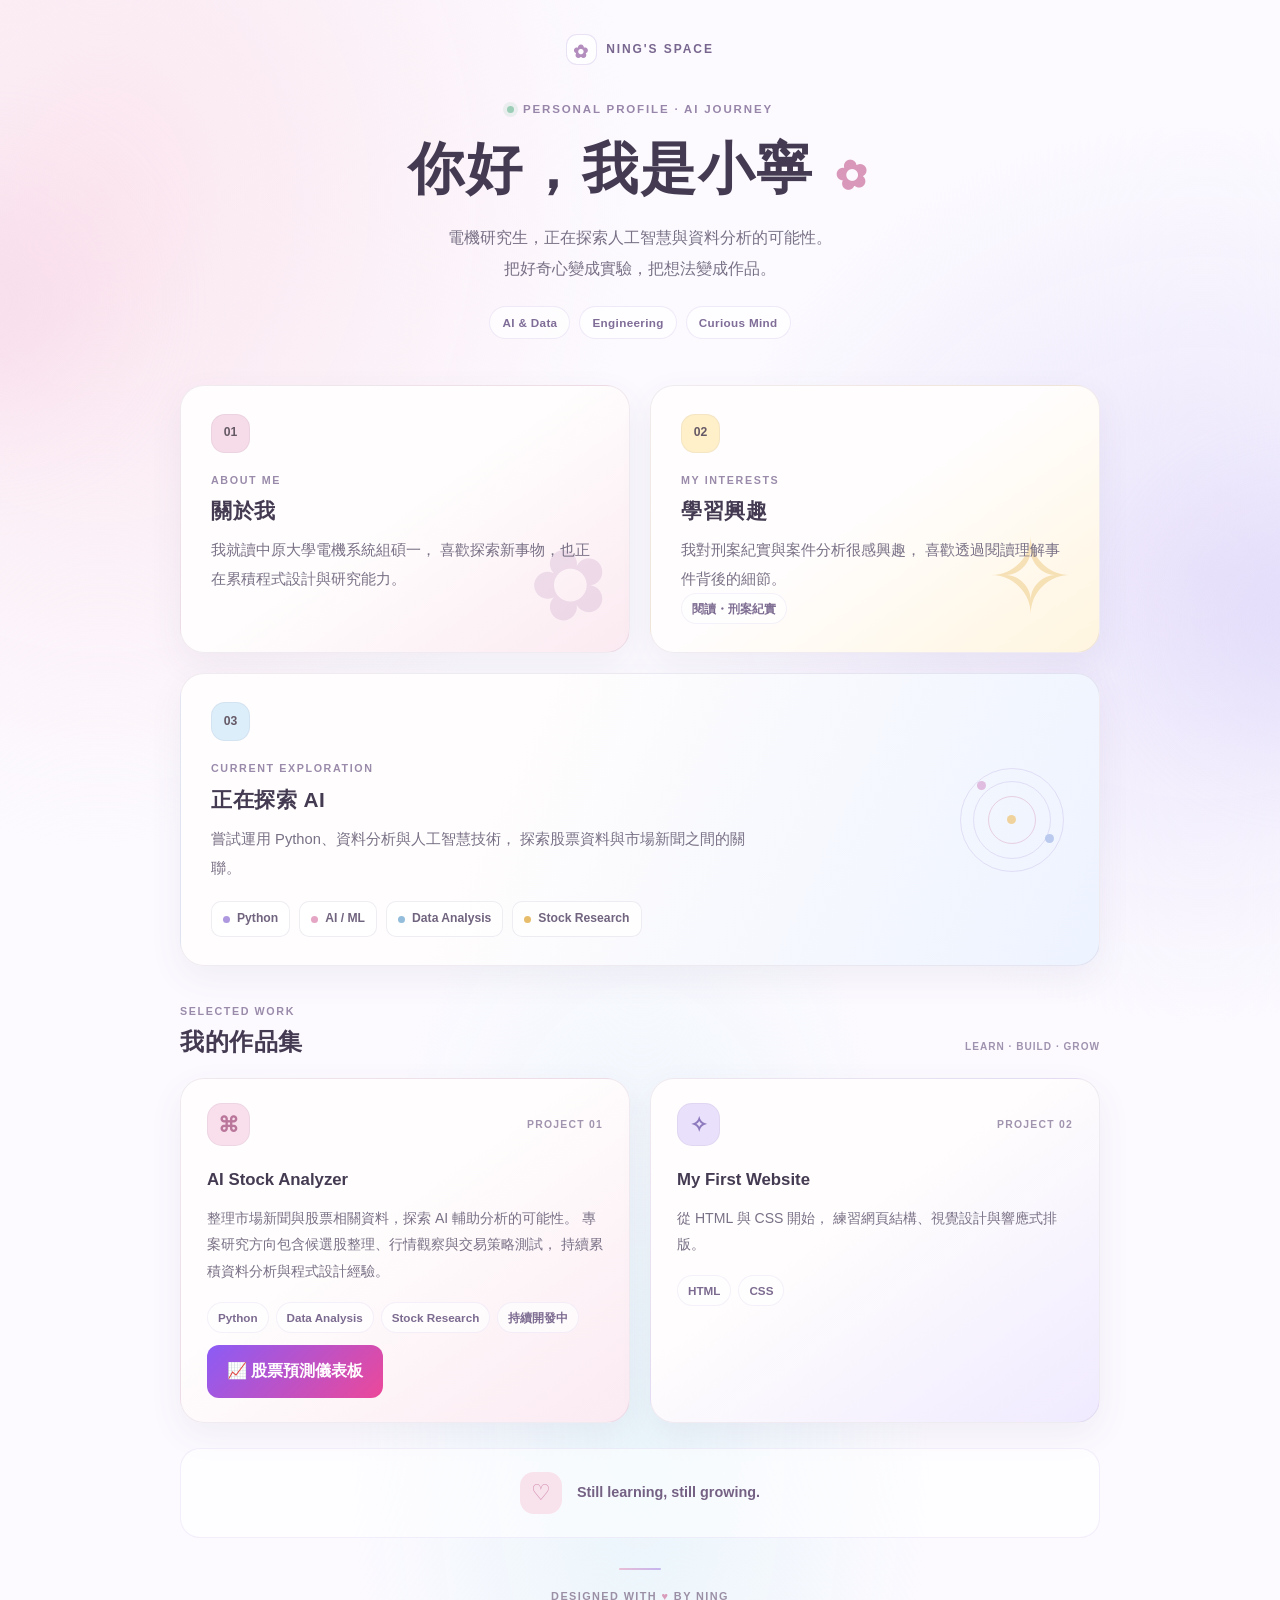
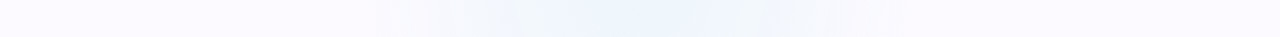
<file: index.html>
<!doctype html>
<html lang="zh-Hant">
<head>
  <meta charset="utf-8">
  <meta name="viewport" content="width=device-width, initial-scale=1">
  <meta name="description" content="小寧的個人介紹、AI 學習歷程與專案作品集。">
  <meta name="theme-color" content="#fcf9ff">
  <title>小寧｜AI 學習與個人作品集</title>
  <link rel="stylesheet" href="./style.css">
</head>

<body>
  <div class="ambient ambient-one" aria-hidden="true"></div>
  <div class="ambient ambient-two" aria-hidden="true"></div>

  <header class="site-header reveal">
    <a class="brand" href="#" aria-label="小寧的個人首頁">
      <span class="brand-icon">✿</span>
      <span>NING'S SPACE</span>
    </a>

    <p class="eyebrow">
      <span class="status-dot"></span>
      PERSONAL PROFILE · AI JOURNEY
    </p>

    <h1>
      你好，我是小寧
      <span class="wave" aria-hidden="true">✿</span>
    </h1>

    <p class="intro">
      電機研究生，正在探索人工智慧與資料分析的可能性。
      <br class="desktop-break">
      把好奇心變成實驗，把想法變成作品。
    </p>

    <div class="hero-tags" aria-label="我的學習方向">
      <span class="hero-tag">AI & Data</span>
      <span class="hero-tag">Engineering</span>
      <span class="hero-tag">Curious Mind</span>
    </div>
  </header>

  <main class="profile">
    <section class="card about reveal" aria-labelledby="about-title">
      <span class="card-mark mark-pink">01</span>
      <p class="card-kicker">ABOUT ME</p>
      <h2 id="about-title">關於我</h2>
      <p>
        我就讀中原大學電機系統組碩一，
        喜歡探索新事物，也正在累積程式設計與研究能力。
      </p>
      <div class="card-decoration decoration-flower" aria-hidden="true">✿</div>
    </section>

    <section class="card interests reveal" aria-labelledby="interests-title">
      <span class="card-mark mark-yellow">02</span>
      <p class="card-kicker">MY INTERESTS</p>
      <h2 id="interests-title">學習興趣</h2>
      <p>
        我對刑案紀實與案件分析很感興趣，
        喜歡透過閱讀理解事件背後的細節。
      </p>
      <span class="tag">閱讀・刑案紀實</span>
      <div class="card-decoration decoration-star" aria-hidden="true">✧</div>
    </section>

    <section class="card skills reveal" aria-labelledby="skills-title">
      <span class="card-mark mark-blue">03</span>
      <p class="card-kicker">CURRENT EXPLORATION</p>
      <h2 id="skills-title">正在探索 AI</h2>
      <p>
        嘗試運用 Python、資料分析與人工智慧技術，
        探索股票資料與市場新聞之間的關聯。
      </p>

      <div class="tech-stack" aria-label="目前的學習方向">
        <span class="tech-chip"><span class="chip-dot dot-purple"></span>Python</span>
        <span class="tech-chip"><span class="chip-dot dot-pink"></span>AI / ML</span>
        <span class="tech-chip"><span class="chip-dot dot-blue"></span>Data Analysis</span>
        <span class="tech-chip"><span class="chip-dot dot-yellow"></span>Stock Research</span>
      </div>

      <div class="card-decoration decoration-orbit" aria-hidden="true">
        <span></span><span></span><span></span>
      </div>
    </section>

    <section class="projects reveal" aria-labelledby="projects-title">
      <div class="section-heading">
        <div>
          <p class="card-kicker">SELECTED WORK</p>
          <h2 id="projects-title">我的作品集</h2>
        </div>
        <span class="section-note">LEARN · BUILD · GROW</span>
      </div>

      <div class="project-list">
        <article class="project-card project-pink">
          <div class="project-topline">
            <span class="project-icon icon-pink" aria-hidden="true">⌘</span>
            <span class="project-number">PROJECT 01</span>
          </div>
          <h3>AI Stock Analyzer</h3>
          <p>
            整理市場新聞與股票相關資料，探索 AI 輔助分析的可能性。
            專案研究方向包含候選股整理、行情觀察與交易策略測試，
            持續累積資料分析與程式設計經驗。
          </p>
          <div class="project-footer">
            <span class="tag">Python</span>
            <span class="tag">Data Analysis</span>
            <span class="tag">Stock Research</span>
            <span class="tag">持續開發中</span>
          </div>
          <a href="./stock-analyzer/" class="stock-button">
            📈 股票預測儀表板
          </a>
        </article>

        <article class="project-card project-lavender">
          <div class="project-topline">
            <span class="project-icon icon-purple" aria-hidden="true">✧</span>
            <span class="project-number">PROJECT 02</span>
          </div>
          <h3>My First Website</h3>
          <p>
            從 HTML 與 CSS 開始，
            練習網頁結構、視覺設計與響應式排版。
          </p>
          <div class="project-footer">
            <span class="tag">HTML</span>
            <span class="tag">CSS</span>
          </div>
        </article>
      </div>
    </section>

    <section class="learning-note reveal" aria-label="學習理念">
      <span class="note-icon" aria-hidden="true">♡</span>
      <p>
        <strong>Still learning, still growing.</strong>
      </p>
    </section>
  </main>

  <footer class="site-footer">
    <div class="footer-line"></div>
    <p>DESIGNED WITH <span aria-hidden="true">♥</span> BY NING</p>
  </footer>
</body>
</html>
</file>
<file: style.css>
:root {
  color-scheme: light;

  --ink: #443b52;
  --muted: #797186;
  --pink: #f6dce8;
  --lavender: #e9e0fb;
  --yellow: #fff0c9;
  --blue: #dceefa;
  --paper: #fffdfd;
  --accent: #a58bd4;
  --border: rgb(105 85 130 / 10%);
  --shadow: 0 12px 34px rgb(85 66 108 / 7%);
  --shadow-hover: 0 22px 48px rgb(100 76 132 / 14%);
}

* {
  box-sizing: border-box;
}

html {
  scroll-behavior: smooth;
}

body {
  position: relative;
  isolation: isolate;
  min-width: 320px;
  min-height: 100vh;
  margin: 0;
  padding: 34px 24px 28px;
  overflow-x: hidden;
  background:
    radial-gradient(ellipse at 8% 12%, #fbe6ef 0, transparent 32%),
    radial-gradient(ellipse at 94% 35%, #eae4fb 0, transparent 30%),
    radial-gradient(ellipse at 50% 88%, #eaf5fb 0, transparent 32%),
    #fcfaff;
  color: var(--ink);
  font-family: "Noto Sans TC", "PingFang TC",
    "Microsoft JhengHei", sans-serif;
  line-height: 1.8;
}

::selection {
  background: #eadcfb;
  color: #443b52;
}

a {
  color: inherit;
}

.site-header,
.profile,
.site-footer {
  width: min(100%, 920px);
  margin-inline: auto;
}

/* 背景裝飾：柔和的粉彩光暈 */
.ambient {
  position: absolute;
  z-index: -1;
  width: 220px;
  height: 220px;
  border-radius: 50%;
  filter: blur(65px);
  opacity: 0.48;
  pointer-events: none;
  animation: ambient-drift 9s ease-in-out infinite alternate;
}

.ambient-one {
  top: 190px;
  left: -120px;
  background: #f4cde2;
}

.ambient-two {
  top: 510px;
  right: -130px;
  background: #d8d0fa;
  animation-delay: -4s;
}

/* 頂部品牌 */
.site-header {
  position: relative;
  margin-bottom: 46px;
  text-align: center;
}

.brand {
  display: inline-flex;
  align-items: center;
  gap: 9px;
  margin-bottom: 34px;
  color: #78668f;
  font-size: 0.75rem;
  font-weight: 800;
  letter-spacing: 0.16em;
  text-decoration: none;
}

.brand-icon {
  display: grid;
  width: 31px;
  height: 31px;
  place-items: center;
  border: 1px solid rgb(165 139 212 / 24%);
  border-radius: 11px;
  background: rgb(255 255 255 / 75%);
  color: #b28dbd;
  font-size: 1.15rem;
}

.eyebrow {
  display: flex;
  justify-content: center;
  align-items: center;
  gap: 9px;
  margin: 0 0 13px;
  color: #9886aa;
  font-size: 0.72rem;
  font-weight: 800;
  letter-spacing: 0.16em;
}

.status-dot {
  width: 7px;
  height: 7px;
  border-radius: 50%;
  background: #9ccdb6;
  box-shadow: 0 0 0 4px rgb(156 205 182 / 18%);
}

h1,
h2,
h3,
p {
  margin-top: 0;
}

h1 {
  margin-bottom: 16px;
  font-size: clamp(2.1rem, 6vw, 3.5rem);
  font-weight: 800;
  line-height: 1.3;
  letter-spacing: 0.035em;
}

.wave {
  display: inline-block;
  margin-left: 5px;
  color: #d998ba;
  font-size: 0.7em;
  transform: rotate(-12deg);
  animation: flower-wiggle 3.5s ease-in-out infinite;
  transform-origin: 50% 70%;
}

.intro {
  max-width: 580px;
  margin: 0 auto;
  color: var(--muted);
  font-size: 0.97rem;
  line-height: 2;
}

.hero-tags {
  display: flex;
  flex-wrap: wrap;
  justify-content: center;
  gap: 9px;
  margin-top: 22px;
}

.hero-tag {
  padding: 5px 12px;
  border: 1px solid rgb(165 139 212 / 17%);
  border-radius: 999px;
  background: rgb(255 255 255 / 65%);
  color: #7f6d98;
  font-size: 0.73rem;
  font-weight: 600;
  letter-spacing: 0.03em;
}

/* 主內容網格 */
.profile {
  display: grid;
  grid-template-columns: repeat(2, minmax(0, 1fr));
  gap: 20px;
}

/* 共用卡片 */
.card,
.project-card {
  position: relative;
  min-width: 0;
  overflow: hidden;
  border: 1px solid var(--border);
  border-radius: 24px;
  box-shadow: var(--shadow);
  transition:
    transform 260ms cubic-bezier(0.2, 0.75, 0.25, 1),
    box-shadow 260ms ease,
    border-color 260ms ease;
}

.card {
  padding: 28px 30px;
  background: rgb(255 253 253 / 90%);
}

.card > *:not(.card-decoration) {
  position: relative;
  z-index: 1;
}

.about {
  background: linear-gradient(145deg, #fffdfd 48%, #fbeaf1);
}

.interests {
  background: linear-gradient(145deg, #fffdfd 48%, #fff5df);
}

.skills {
  grid-column: 1 / -1;
  background: linear-gradient(115deg, #fffdfd 35%, #edf3ff 100%);
}

.card-mark {
  display: inline-grid;
  width: 39px;
  height: 39px;
  margin-bottom: 18px;
  place-items: center;
  border: 1px solid rgb(105 85 130 / 7%);
  border-radius: 14px;
  color: #665966;
  font-size: 0.76rem;
  font-weight: 800;
}

.mark-pink {
  background: var(--pink);
}

.mark-yellow {
  background: var(--yellow);
}

.mark-blue {
  background: var(--blue);
}

.card-kicker {
  margin-bottom: 5px;
  color: #9a8bab;
  font-size: 0.67rem;
  font-weight: 800;
  letter-spacing: 0.15em;
}

h2 {
  margin-bottom: 10px;
  font-size: 1.3rem;
  font-weight: 800;
  letter-spacing: 0.025em;
  line-height: 1.5;
}

.card > p:not(.card-kicker) {
  max-width: 540px;
  margin-bottom: 0;
  color: var(--muted);
  font-size: 0.92rem;
  line-height: 1.95;
}

.card-decoration {
  position: absolute;
  right: 20px;
  bottom: 0;
  color: #d6b6d5;
  opacity: 0.4;
  pointer-events: none;
  user-select: none;
}

.decoration-flower {
  right: 19px;
  bottom: -18px;
  font-size: 6rem;
  transform: rotate(-18deg);
}

.decoration-star {
  right: 25px;
  bottom: -19px;
  color: #e8bd68;
  font-size: 6.5rem;
}

.decoration-orbit {
  top: 50%;
  right: 35px;
  bottom: auto;
  width: 104px;
  height: 104px;
  border: 1px solid rgb(165 139 212 / 30%);
  border-radius: 50%;
  opacity: 0.75;
  transform: translateY(-50%);
}

.decoration-orbit::before,
.decoration-orbit::after {
  position: absolute;
  inset: 12px;
  border: 1px solid rgb(165 139 212 / 30%);
  border-radius: 50%;
  content: "";
}

.decoration-orbit::after {
  inset: 27px;
  border-color: rgb(217 152 186 / 55%);
}

.decoration-orbit span {
  position: absolute;
  z-index: 1;
  width: 9px;
  height: 9px;
  border-radius: 50%;
  background: #d9a9d6;
}

.decoration-orbit span:nth-child(1) {
  top: 12px;
  left: 16px;
}

.decoration-orbit span:nth-child(2) {
  right: 9px;
  bottom: 28px;
  background: #a8bce9;
}

.decoration-orbit span:nth-child(3) {
  top: 46px;
  left: 46px;
  background: #f0c87c;
}

/* 技術標籤 */
.tech-stack {
  display: flex;
  flex-wrap: wrap;
  gap: 9px;
  margin-top: 19px;
}

.tech-chip {
  display: inline-flex;
  align-items: center;
  gap: 7px;
  padding: 6px 11px;
  border: 1px solid rgb(119 105 148 / 12%);
  border-radius: 10px;
  background: rgb(255 255 255 / 75%);
  color: #71647f;
  font-size: 0.76rem;
  font-weight: 600;
}

.chip-dot {
  width: 7px;
  height: 7px;
  border-radius: 50%;
}

.dot-purple {
  background: #ae98df;
}

.dot-pink {
  background: #e5a6c5;
}

.dot-blue {
  background: #93bddb;
}

.dot-yellow {
  background: #e7bd6b;
}

/* 小標籤 */
.tag {
  display: inline-block;
  padding: 4px 10px;
  border: 1px solid rgb(165 139 212 / 12%);
  border-radius: 999px;
  background: rgb(255 255 255 / 65%);
  color: #7c6b90;
  font-size: 0.73rem;
  font-weight: 600;
}

/* 作品區 */
.projects {
  grid-column: 1 / -1;
  min-width: 0;
  padding-top: 16px;
}

.section-heading {
  display: flex;
  justify-content: space-between;
  align-items: end;
  gap: 15px;
  margin-bottom: 18px;
}

.section-heading .card-kicker {
  margin-bottom: 3px;
}

.section-heading h2 {
  margin-bottom: 0;
  font-size: 1.5rem;
}

.section-note {
  padding-bottom: 4px;
  color: #a093b0;
  font-size: 0.63rem;
  font-weight: 800;
  letter-spacing: 0.1em;
}

.project-list {
  display: grid;
  grid-template-columns: repeat(2, minmax(0, 1fr));
  gap: 20px;
}

.project-card {
  padding: 24px 26px;
  background: rgb(255 253 253 / 90%);
}

.project-pink {
  background: linear-gradient(145deg, #fffdfd 42%, #fbeaf2);
}

.project-lavender {
  background: linear-gradient(145deg, #fffdfd 42%, #f0eaff);
}

.project-topline {
  display: flex;
  align-items: center;
  justify-content: space-between;
  gap: 12px;
  margin-bottom: 19px;
}

.project-icon {
  display: grid;
  width: 43px;
  height: 43px;
  place-items: center;
  border: 1px solid rgb(105 85 130 / 7%);
  border-radius: 15px;
  font-size: 1.3rem;
  font-weight: 700;
}

.icon-pink {
  background: #f8dfeb;
  color: #ba779b;
}

.icon-purple {
  background: #e9e0fb;
  color: #8d79bd;
}

.project-number {
  color: #a094ae;
  font-size: 0.65rem;
  font-weight: 800;
  letter-spacing: 0.12em;
}

.project-card h3 {
  margin-bottom: 9px;
  font-size: 1.05rem;
  font-weight: 800;
}

.project-card p {
  margin-bottom: 17px;
  color: var(--muted);
  font-size: 0.88rem;
  line-height: 1.9;
}

.project-footer {
  display: flex;
  flex-wrap: wrap;
  gap: 7px;
}

/* 底部小語錄 */
.learning-note {
  grid-column: 1 / -1;
  display: flex;
  justify-content: center;
  align-items: center;
  gap: 15px;
  margin-top: 5px;
  padding: 23px;
  border: 1px solid rgb(165 139 212 / 13%);
  border-radius: 20px;
  background: rgb(255 255 255 / 55%);
  text-align: left;
}

.note-icon {
  display: grid;
  flex: 0 0 auto;
  width: 42px;
  height: 42px;
  place-items: center;
  border-radius: 14px;
  background: #f8e2ec;
  color: #d18daf;
  font-size: 1.4rem;
}

.learning-note p {
  margin: 0;
  color: var(--muted);
  font-size: 0.84rem;
  line-height: 1.8;
}

.learning-note strong {
  color: #746184;
  font-size: 0.9rem;
}

/* 頁尾 */
.site-footer {
  padding-top: 30px;
  text-align: center;
}

.footer-line {
  width: 42px;
  height: 2px;
  margin: 0 auto 17px;
  border-radius: 10px;
  background: linear-gradient(90deg, #e9bdd5, #c5b5ef);
}

.site-footer p {
  margin-bottom: 3px;
  color: #9b8fa6;
  font-size: 0.68rem;
  font-weight: 800;
  letter-spacing: 0.13em;
}

.site-footer p span {
  color: #d99cba;
}

.site-footer .footer-small {
  color: #aaa0b1;
  font-size: 0.75rem;
  font-weight: 400;
  letter-spacing: 0.04em;
}

/* 入場動畫 */
.reveal {
  animation: fade-up 700ms cubic-bezier(0.2, 0.7, 0.2, 1) both;
}

.site-header.reveal {
  animation-delay: 60ms;
}

.profile > .reveal:nth-child(1) {
  animation-delay: 140ms;
}

.profile > .reveal:nth-child(2) {
  animation-delay: 230ms;
}

.profile > .reveal:nth-child(3) {
  animation-delay: 320ms;
}

.profile > .reveal:nth-child(4) {
  animation-delay: 410ms;
}

.profile > .reveal:nth-child(5) {
  animation-delay: 500ms;
}

@keyframes fade-up {
  from {
    opacity: 0;
    transform: translateY(18px);
  }

  to {
    opacity: 1;
    transform: translateY(0);
  }
}

@keyframes ambient-drift {
  from {
    transform: translate3d(0, 0, 0);
  }

  to {
    transform: translate3d(20px, -18px, 0);
  }
}

@keyframes flower-wiggle {
  0%, 85%, 100% {
    transform: rotate(-12deg);
  }

  90% {
    transform: rotate(4deg);
  }

  95% {
    transform: rotate(-18deg);
  }
}

/* 滑鼠懸停：只在支援滑鼠的裝置啟用 */
@media (hover: hover) and (pointer: fine) {
  .card:hover,
  .project-card:hover {
    transform: translateY(-6px);
    box-shadow: var(--shadow-hover);
    border-color: rgb(165 139 212 / 28%);
  }

  .card:hover .card-mark {
    transform: rotate(-5deg) scale(1.05);
  }

  .card-mark {
    transition: transform 240ms ease;
  }

  .project-card:hover .project-icon {
    transform: rotate(-5deg) scale(1.06);
  }

  .project-icon {
    transition: transform 240ms ease;
  }

  .hero-tag:hover,
  .tech-chip:hover {
    border-color: rgb(165 139 212 / 32%);
    background: #fff;
  }

  .hero-tag,
  .tech-chip {
    transition:
      border-color 200ms ease,
      background 200ms ease;
  }
}

/* 平板與窄螢幕 */
@media (max-width: 700px) {
  body {
    padding: 28px 20px 24px;
  }

  .site-header {
    margin-bottom: 34px;
  }

  .brand {
    margin-bottom: 28px;
  }

  .profile {
    gap: 15px;
  }

  .card {
    padding: 24px;
  }

  .decoration-orbit {
    right: 22px;
    opacity: 0.45;
  }

  .section-note {
    display: none;
  }
}

/* 手機版 */
@media (max-width: 600px) {
  body {
    padding: 23px 16px 22px;
  }

  .site-header {
    margin-bottom: 29px;
  }

  .brand {
    margin-bottom: 24px;
  }

  .eyebrow {
    font-size: 0.61rem;
    letter-spacing: 0.1em;
  }

  h1 {
    font-size: clamp(1.9rem, 9vw, 2.6rem);
  }

  .intro {
    font-size: 0.89rem;
  }

  .desktop-break {
    display: none;
  }

  .hero-tags {
    gap: 7px;
    margin-top: 18px;
  }

  .hero-tag {
    padding: 5px 9px;
    font-size: 0.68rem;
  }

  .profile {
    grid-template-columns: minmax(0, 1fr);
    gap: 14px;
  }

  .about,
  .interests,
  .skills,
  .projects,
  .learning-note {
    grid-column: auto;
  }

  .card {
    padding: 24px;
    border-radius: 21px;
  }

  .skills {
    padding-right: 20px;
  }

  .decoration-orbit {
    right: 17px;
    width: 78px;
    height: 78px;
    opacity: 0.3;
  }

  .decoration-orbit::before {
    inset: 9px;
  }

  .decoration-orbit::after {
    inset: 21px;
  }

  .decoration-orbit span:nth-child(3) {
    top: 33px;
    left: 33px;
  }

  .tech-stack {
    gap: 7px;
  }

  .tech-chip {
    padding: 5px 8px;
    font-size: 0.7rem;
  }

  .projects {
    padding-top: 12px;
  }

  .section-heading {
    margin-bottom: 13px;
  }

  .section-heading h2 {
    font-size: 1.35rem;
  }

  .project-list {
    grid-template-columns: minmax(0, 1fr);
    gap: 14px;
  }

  .project-card {
    padding: 23px;
    border-radius: 21px;
  }

  .learning-note {
    justify-content: flex-start;
    padding: 18px;
  }
}

/* 尊重使用者的減少動態效果設定 */
@media (prefers-reduced-motion: reduce) {
  *,
  *::before,
  *::after {
    scroll-behavior: auto !important;
    animation-duration: 0.01ms !important;
    animation-iteration-count: 1 !important;
    transition-duration: 0.01ms !important;
  }
}

.stock-button {
  display: inline-block;
  margin-top: 12px;
  padding: 12px 20px;
  border-radius: 12px;
  background: linear-gradient(135deg, #8b5cf6, #ec4899);
  color: white;
  text-decoration: none;
  font-weight: bold;
  transition: transform 0.2s ease;
}

.stock-button:hover {
  transform: translateY(-2px);
}
</file>
